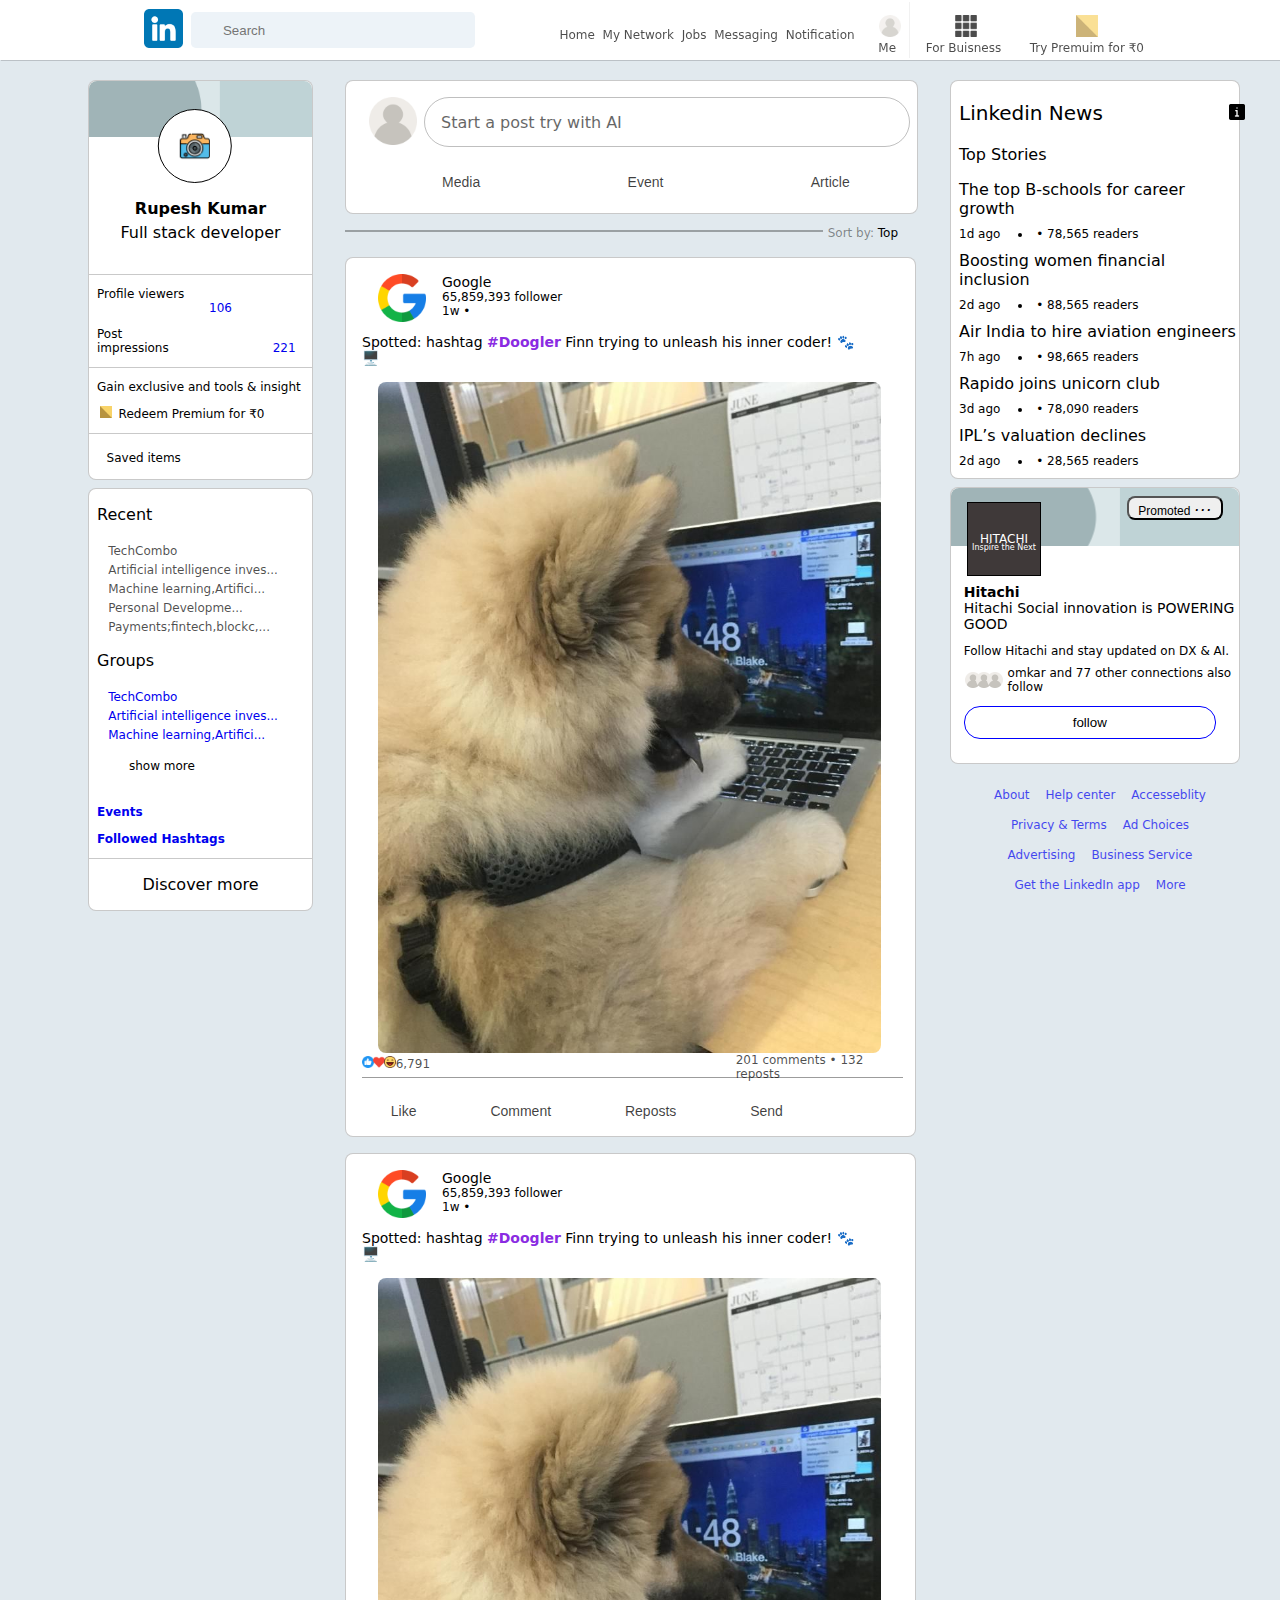
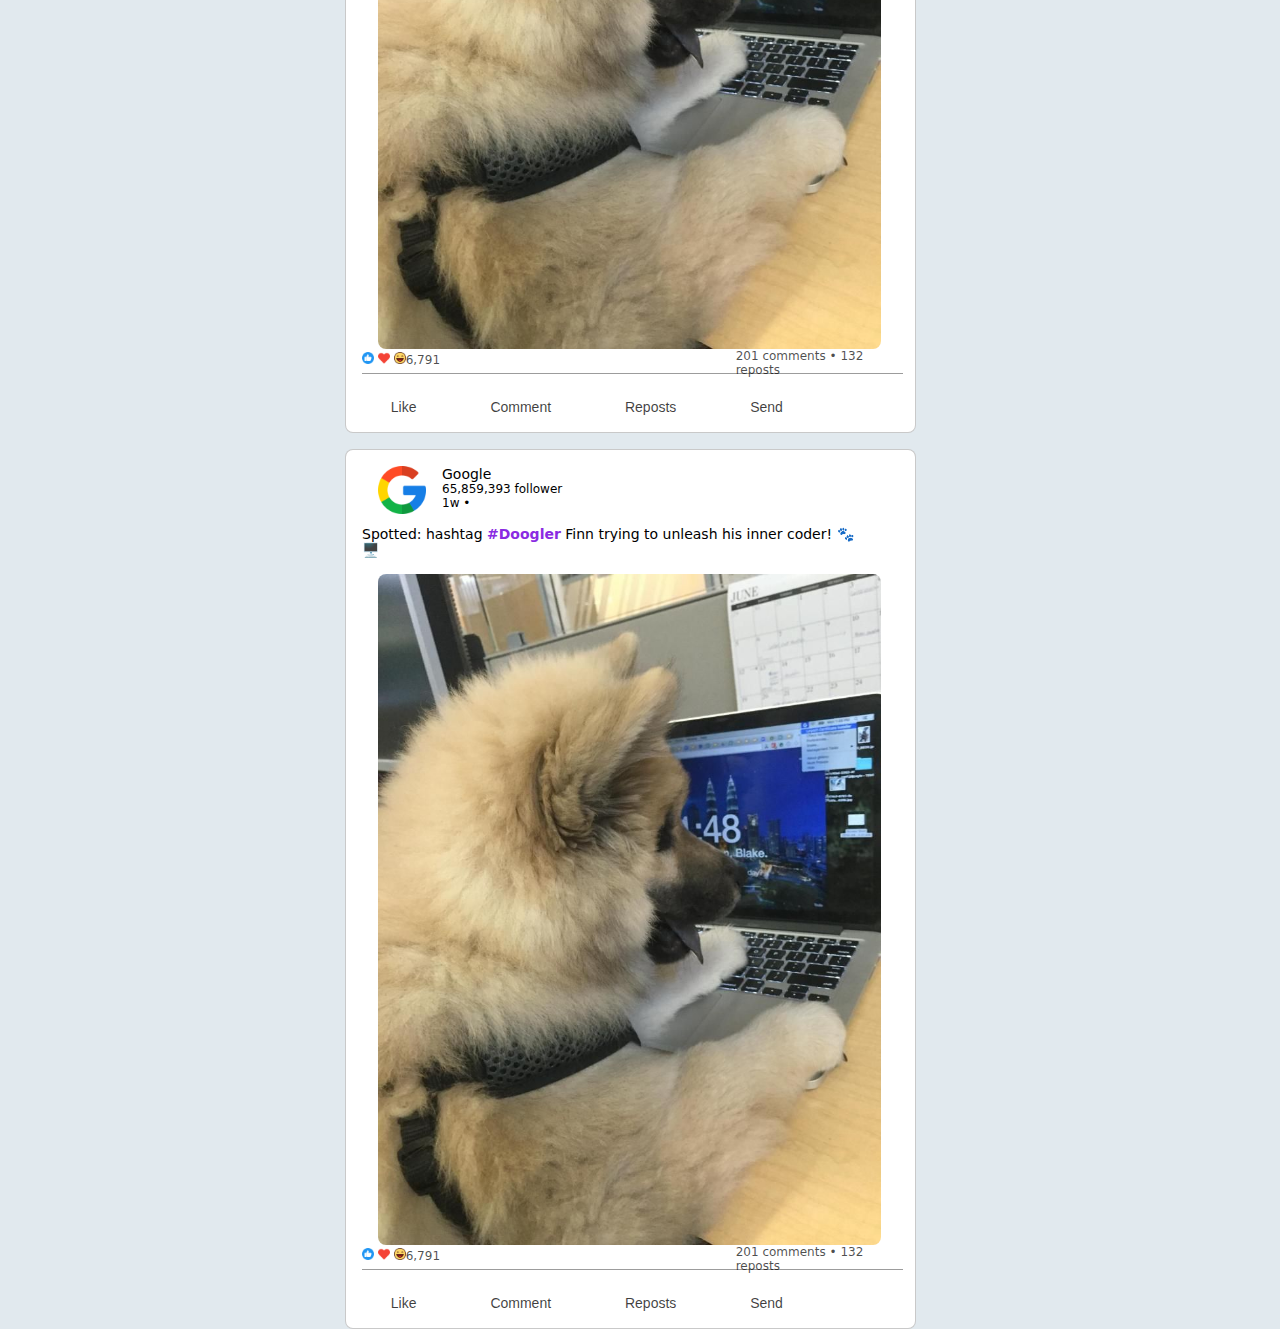
<file: LINKEDIN CLONE/index.html>
<!DOCTYPE html>
<html lang="en">

<head>
    <meta charset="UTF-8">
    <meta name="viewport" content="width=device-width, initial-scale=1.0">
    <link rel="icon" href="./Resources/linkedin.png">
    <title>Linkedin</title>
    <link rel="stylesheet" href="style.css">
    <link rel="stylesheet" href="https://cdnjs.cloudflare.com/ajax/libs/font-awesome/6.6.0/css/all.min.css"
        integrity="sha512-Kc323vGBEqzTmouAECnVceyQqyqdsSiqLQISBL29aUW4U/M7pSPA/gEUZQqv1cwx4OnYxTxve5UMg5GT6L4JJg=="
        crossorigin="anonymous" referrerpolicy="no-referrer" />
</head>

<body>
    <div class="backcontainer">
        <div class="main-container">
            <div class="nav">
                <div class="left-nav">
                    <a href="#"><img src="Resources/linkedin.png" alt="linkedin logo" class="logo-img"></a>
                    <div class="search">
                        <input type="text" placeholder="&nbsp; &nbsp; &nbsp; &nbsp; Search" class="search-box">
                        <i class="fa-sharp fa-solid fa-magnifying-glass search-icon"></i>
                    </div>
                </div>

                <div class="right-nav-bar">
                    <div class="right-nav">
                        <div class="icon-text-container"> <!-- New container -->
                            <a href="#"><i class="fa-solid fa-house-chimney right-nav-icon"></i></a>
                            <a href="#" class="paragraph">Home</a>
                        </div>
                    </div>

                    <div class="right-nav">
                        <div class="icon-text-container"> <!-- New container -->
                            <a href="#"><i class="fa-sharp-duotone fa-solid fa-user-group right-nav-icon"></i></a>
                            <a href="#" class="paragraph">My Network</a>
                        </div>
                    </div>

                    <div class="right-nav">
                        <div class="icon-text-container"> <!-- New container -->
                            <a href="#"><i class="fa-solid fa-briefcase right-nav-icon"></i></i></a>
                            <a href="#" class="paragraph">Jobs</a>
                        </div>
                    </div>

                    <div class="right-nav">
                        <div class="icon-text-container"> <!-- New container -->
                            <a href="#"><i class="fa-sharp fa-solid fa-comment-dots right-nav-icon"></i></a>
                            <a href="#" class="paragraph">Messaging</a>
                        </div>
                    </div>

                    <div class="right-nav">
                        <div class="icon-text-container"> <!-- New container -->
                            <a href="#"><i class="fa-solid fa-bell right-nav-icon"></i></a>
                            <a href="#" class="paragraph">Notification</a>
                        </div>
                    </div>

                    <div class="right-nav user">
                        <div class="icon-text-container"> <!-- New container -->
                            <a href="#"><img src="Resources/usergrey.png" alt="userlogo" class="userlogo"></a>
                            <a href="#" class="paragraph">Me<i class="fa-solid fa-caret-down down"></i></a>
                        </div>
                    </div>
                    <div>
                        <div class="right-nav user line">
                            <div class="icon-text-container">
                                <a href="#"><img src="Resources/grid.png" alt="grid" class="userlogo "></a>
                                <a href="#" class="paragraph">For Buisness<i
                                        class="fa-solid fa-caret-down down"></i></a>
                            </div>
                        </div>
                    </div>
                    <div class="right-nav user premium">
                        <div class="icon-text-container" style="padding-right: 2.5rem;">
                            <a href="#"><img src="Resources/premuim.jpg" alt="grid" class="userlogo"></a>
                            <a href="#" class="paragraph">Try Premuim for ₹0</a>
                        </div>
                    </div>
                </div>
            </div>

            <div class="second-container">
                <div class="left-side-bar">
                    <div class="profile-card">
                        <div class="cover-photo"><img src="Resources/covers.png" alt="coverimg" class="coverimg"></div>
                        <div class="camera-container"><img src="Resources/camera.png" alt="cameralogo"
                                class="cameraicon"></div>
                        <div class="title">
                            <h4 class="name">Rupesh Kumar</h4>
                        </div>
                        <div class="subtitle">
                            <p class="bio">Full stack developer</p>
                        </div>
                        <div class="viewers">
                            <p>Profile viewers <span><a href="#" class="anch">106</a></span></p>
                            <p>Post impressions<span style="padding-left:6.5rem;"><a href="#"
                                        class="anch">221</a></span></p>
                        </div>
                        <div class="gain">
                            <p style="font-weight: 100 ;font-size: 12px;">Gain exclusive and tools & insight</p>
                            <p style="font-size:12px;"><img src="Resources/premuim.jpg" alt="small premium logo"
                                    class="prem">Redeem Premium for ₹0</p>
                        </div>

                        <div class="saved-items">
                            <p style="font-size: 12px;"><i class="fa-solid fa-bookmark"
                                    style="font-size:15px;  padding-right: 0.4rem;padding-left: 0.2rem;"></i>Saved items
                            </p>
                        </div>

                    </div>

                    <div class="third-container">
                        <div class="recent">
                            <p>Recent</p>
                            <ul class="liac">
                                <li><i class="fa-sharp fa-solid fa-user-group"></i>
                                    <a href="#" style="text-decoration: none; font-size: 12px;"
                                        class="lanchor">TechCombo</a>
                                </li>
                                <li><i class="fa-sharp fa-solid fa-user-group"></i>
                                    <a href="#" style="text-decoration: none; font-size: 12px;"
                                        class="lanchor">Artificial intelligence
                                        inves...</a>
                                </li>
                                <li><i class="fa-sharp fa-solid fa-user-group"></i>
                                    <a href="#" style="text-decoration: none; font-size: 12px;" class="lanchor">Machine
                                        learning,Artifici...</a>
                                </li>
                                <li><i class="fa-sharp fa-solid fa-user-group"></i>
                                    <a href="#" style="text-decoration: none; font-size: 12px;" class="lanchor">Personal
                                        Developme...</a>
                                </li>
                                <li><i class="fa-sharp fa-solid fa-user-group"></i>
                                    <a href="#" style="text-decoration: none; font-size: 12px;"
                                        class="lanchor">Payments;fintech,blockc,...</a>
                                </li>
                            </ul>

                        </div>
                        <div class="groups">
                            <p>Groups</p>
                            <ul>
                                <li><i class="fa-sharp fa-solid fa-user-group"></i>
                                    <a href="#" style="text-decoration: none; font-size: 12px;">TechCombo</a>
                                </li>
                                <li><i class="fa-sharp fa-solid fa-user-group"></i>
                                    <a href="#" style="text-decoration: none; font-size: 12px;">Artificial intelligence
                                        inves...</a>
                                </li>
                                <li><i class="fa-sharp fa-solid fa-user-group"></i>
                                    <a href="#" style="text-decoration: none; font-size: 12px;">Machine
                                        learning,Artifici...</a>
                                </li>
                            </ul>
                            <div class="show">
                                <label for="show" style="display: inline-block; font-size: 12px;">show more</label>
                                <i class="fa-sharp-duotone fa-solid fa-angle-down" style="font-size: 14px;"></i>
                            </div>
                        </div>
                        <div class="events">
                            <p class="event"><a href="#">Events <i class="fa-regular fa-plus eventicon"></i></a></p>
                            <p><a href="#">Followed Hashtags</a></p>
                        </div>
                        <div class="discover">
                            <p style="font-weight: 500;">Discover more</p>
                        </div>
                    </div>
                </div>

                <div class="main-content">
                    <div class="upper-content">
                        <div class="prof-input">
                            <img src="Resources/usergrey.png" alt="logo" style="height: 48px; width:48px;">
                            <div class="post-input">
                                <p>Start a post try with AI</p>
                            </div>
                        </div>
                        <div class="media-button">
                            <button> <i class="fa-solid fa-image but-icon" style="color: #378ef9;"></i>Media</button>
                            <button><i class="fa-solid fa-calendar but-icon" style="color: #C37D16;"></i>Event</button>
                            <button><i class="fa-sharp fa-regular fa-newspaper but-icon"
                                    style="color: #E06848"></i>Article</button>
                        </div>
                    </div>
                    <div class="sort">
                        <div class="middle-line"></div>
                        <a style="font-size: 12px; color: rgba(0, 0, 0, 0.447);">Sort by: <a style="color: black; font-size: 12px;">Top</a> <i class="fa-solid fa-caret-down down"></i></a>
                    </div>
                    <div class="profile-container">
                        <div class="posts">
                            <div class="profile-logo">
                                <img src="Resources/google.png" alt="googlelogo" style="height:48px; width:48px;">
                            </div>
                            <div class="profile-title">
                                <div style="font-size: 14px; font-weight: 500;">Google</div>
                                <div style="font-size:12px; ">65,859,393 follower</div>
                                <div style="font-size: 12px;">1w &#8226; <i class="fa-duotone fa-solid fa-earth-americas"></i></div>
                            </div>
                            <div class="dotbutton-container"> <button class="dotbutton"><i class="fa-duotone fa-solid fa-ellipsis" style="font-size:16px;"></i></button></div>
                            <div class="post-blog">Spotted: hashtag <a style="font-weight: 600; color: blueviolet;">#Doogler</a> Finn trying to unleash his inner coder! 🐾🖥️</div>
                            <div class="post-photo">
                                <img src="./Resources/gpost.jpeg" alt="post" class="gpost">
                            </div>
                            
                        </div>
                        <div class="react">
                        <ul>
                        <div style="width: 200%; position: relative; right: 2.5rem;"><li><img src="./Resources/like.png" alt="like" cl="reaction">
                            <img src="./Resources/heart.png" alt="heart"class="reaction"> 
                            <img src="./Resources/happy.png" alt="laugh" class="reaction">6,791</li></div>
                        <div style="width:100%;"> <li>201 comments &#8226; 132 reposts</li></div>
                        </div>
                        <div class="like-comment">
                            <button><i class="fa-regular fa-thumbs-up"></i>Like</button>
                            <button><i class="fa-regular fa-comment-dots"></i>Comment</button>
                            <button><i class="fa-sharp fa-solid fa-retweet"></i>Reposts</button>
                            <button><i class="fa-solid fa-paper-plane"></i>Send</button>
                        </div>
                    </div>
                    <div class="profile-container">
                        <div class="posts">
                            <div class="profile-logo">
                                <img src="Resources/google.png" alt="googlelogo" style="height:48px; width:48px;">
                            </div>
                            <div class="profile-title">
                                <div style="font-size: 14px; font-weight: 500;">Google</div>
                                <div style="font-size:12px; ">65,859,393 follower</div>
                                <div style="font-size: 12px;">1w &#8226; <i class="fa-duotone fa-solid fa-earth-americas"></i></div>
                            </div>
                            <div class="dotbutton-container"> <button class="dotbutton"><i class="fa-duotone fa-solid fa-ellipsis" style="font-size:16px;"></i></button></div>
                            <div class="post-blog">Spotted: hashtag <a style="font-weight: 600; color: blueviolet;">#Doogler</a> Finn trying to unleash his inner coder! 🐾🖥️</div>
                            <div class="post-photo">
                                <img src="./Resources/gpost.jpeg" alt="post" class="gpost">
                            </div>
                            
                        </div>
                        <div class="react">
                        <ul>
                        <div style="width: 200%; position: relative; right: 2.5rem;"><li><img src="./Resources/like.png" alt="like">
                            <img src="./Resources/heart.png" alt="like"> 
                            <img src="./Resources/happy.png" alt="like">6,791</li></div>
                        <div style="width:100%;"> <li>201 comments &#8226; 132 reposts</li></div>
                        </div>
                        <div class="like-comment">
                            <button><i class="fa-regular fa-thumbs-up"></i>Like</button>
                            <button><i class="fa-regular fa-comment-dots"></i>Comment</button>
                            <button><i class="fa-sharp fa-solid fa-retweet"></i>Reposts</button>
                            <button><i class="fa-solid fa-paper-plane"></i>Send</button>
                        </div>
                    </div>

                    <div class="profile-container">
                        <div class="posts">
                            <div class="profile-logo">
                                <img src="Resources/google.png" alt="googlelogo" style="height:48px; width:48px;">
                            </div>
                            <div class="profile-title">
                                <div style="font-size: 14px; font-weight: 500;">Google</div>
                                <div style="font-size:12px; ">65,859,393 follower</div>
                                <div style="font-size: 12px;">1w &#8226; <i class="fa-duotone fa-solid fa-earth-americas"></i></div>
                            </div>
                            <div class="dotbutton-container"> <button class="dotbutton"><i class="fa-duotone fa-solid fa-ellipsis" style="font-size:16px;"></i></button></div>
                            <div class="post-blog">Spotted: hashtag <a style="font-weight: 600; color: blueviolet;">#Doogler</a> Finn trying to unleash his inner coder! 🐾🖥️</div>
                            <div class="post-photo">
                                <img src="./Resources/gpost.jpeg" alt="post" class="gpost">
                            </div>
                            
                        </div>
                        <div class="react">
                        <ul>
                        <div style="width: 200%; position: relative; right: 2.5rem;"><li><img src="./Resources/like.png" alt="like">
                            <img src="./Resources/heart.png" alt="like"> 
                            <img src="./Resources/happy.png" alt="like">6,791</li></div>
                        <div style="width:100%;"> <li>201 comments &#8226; 132 reposts</li></div>
                        </div>
                        <div class="like-comment">
                            <button><i class="fa-regular fa-thumbs-up"></i>Like</button>
                            <button><i class="fa-regular fa-comment-dots"></i>Comment</button>
                            <button><i class="fa-sharp fa-solid fa-retweet"></i>Reposts</button>
                            <button><i class="fa-solid fa-paper-plane"></i>Send</button>
                        </div>
                    </div>
                               
                                            
                </div>

                <div class="right-side-bar">
                    <div class="news">
                        <p style="font-size: 20px; font-weight: 500;">Linkedin News <a href="#"><img
                                    src="Resources/info.png" alt="info" class="info"></a></p>
                        <p>Top Stories</p>

                        <div class="news-heading">The top B-schools for career growth
                            <ul>
                                <span href="#" class="readers">1d ago<li style="margin-left:2rem;">
                                        &nbsp;&#8226;&nbsp;78,565 readers</li></span>
                            </ul>
                        </div>
                        <div class="news-heading"> Boosting women financial inclusion
                            <ul>
                                <span href="#" class="readers">2d ago<li style="margin-left:2rem;">
                                        &nbsp;&#8226;&nbsp;88,565 readers</li></span>
                            </ul>
                        </div>
                        <div class="news-heading">Air India to hire aviation engineers
                            <ul>
                                <span href="#" class="readers">7h ago<li style="margin-left:2rem;">
                                        &nbsp;&#8226;&nbsp;98,665 readers</li></span>
                            </ul>
                        </div>
                        <div class="news-heading">Rapido joins unicorn club
                            <ul>
                                <span href="#" class="readers">3d ago<li style="margin-left:2rem;">
                                        &nbsp;&#8226;&nbsp;78,090 readers</li></span>
                            </ul>
                        </div>
                        <div class="news-heading">IPL’s valuation declines
                            <ul>
                                <span href="#" class="readers">2d ago<li style="margin-left:2rem;">
                                        &nbsp;&#8226;&nbsp;28,565 readers</li></span>
                            </ul>
                        </div>
                    </div>
                    <div class="promote">

                        <img src="./Resources/covers.png" alt="img" class="promote-cover">
                        <div class="company-name">
                            <h4 style="font-size: 12px;margin-top: 1.5rem; padding: 0; font-weight: 500;"> HITACHI
                            </h4>
                            <h5 style="font-size: 8px; margin-top:-2rem; font-weight: 500;">Inspire the Next</h5>
                        </div>
                        <button class="promoted-button">Promoted <i>&#xb7;&#xb7;&#xb7;</i></button>
                        <div style="font-size: 14px;" class="title-hitachi">Hitachi</div>
                        <div style="font-size: 14px; font-weight: 400;" class="title-hitachi">Hitachi Social
                            innovation
                            is POWERING GOOD
                            <p style="font-size: 12px;">Follow Hitachi and stay updated on DX & AI.</p>
                        </div>
                        <div class="promot-linear-profile title-hitachi" style="position: relative; top:-5rem;"><img
                                src="./Resources/usergrey.png" alt="user" class="linear-profile"
                                style="margin-left: 1px;">
                            <img src="./Resources/usergrey.png" alt="user" class="linear-profile">
                            <img src="./Resources/usergrey.png" alt="user" class="linear-profile">
                            <p id="other-connection"><a style="font-weight: 500;">omkar </a>and 77 other connections
                                also&nbsp;&nbsp;&nbsp; follow</p>
                        </div>
                        <div class="follow-button title-hitachi">
                            <button class="follow" style="position: relative; top:-1rem;">follow</button>
                        </div>
                    </div>
                    <div class="right-sidebar-footer">
                        <a href="#">About</a>
                        <a href="#">Help center</a>
                        <a href="#">Accesseblity</a>
                        <a href="#">Privacy & Terms </a>
                        <a href="#">Ad Choices</a>
                        <a href="#">Advertising</a>
                        <a href="#">Business Service</a>
                        <a href="#">Get the LinkedIn app</a>
                        <a href="#">More</a>
                    </div>
                </div> <!--ToDo-->
            </div>

        </div>
    </div>
    </div>


</body>

</html>
</file>
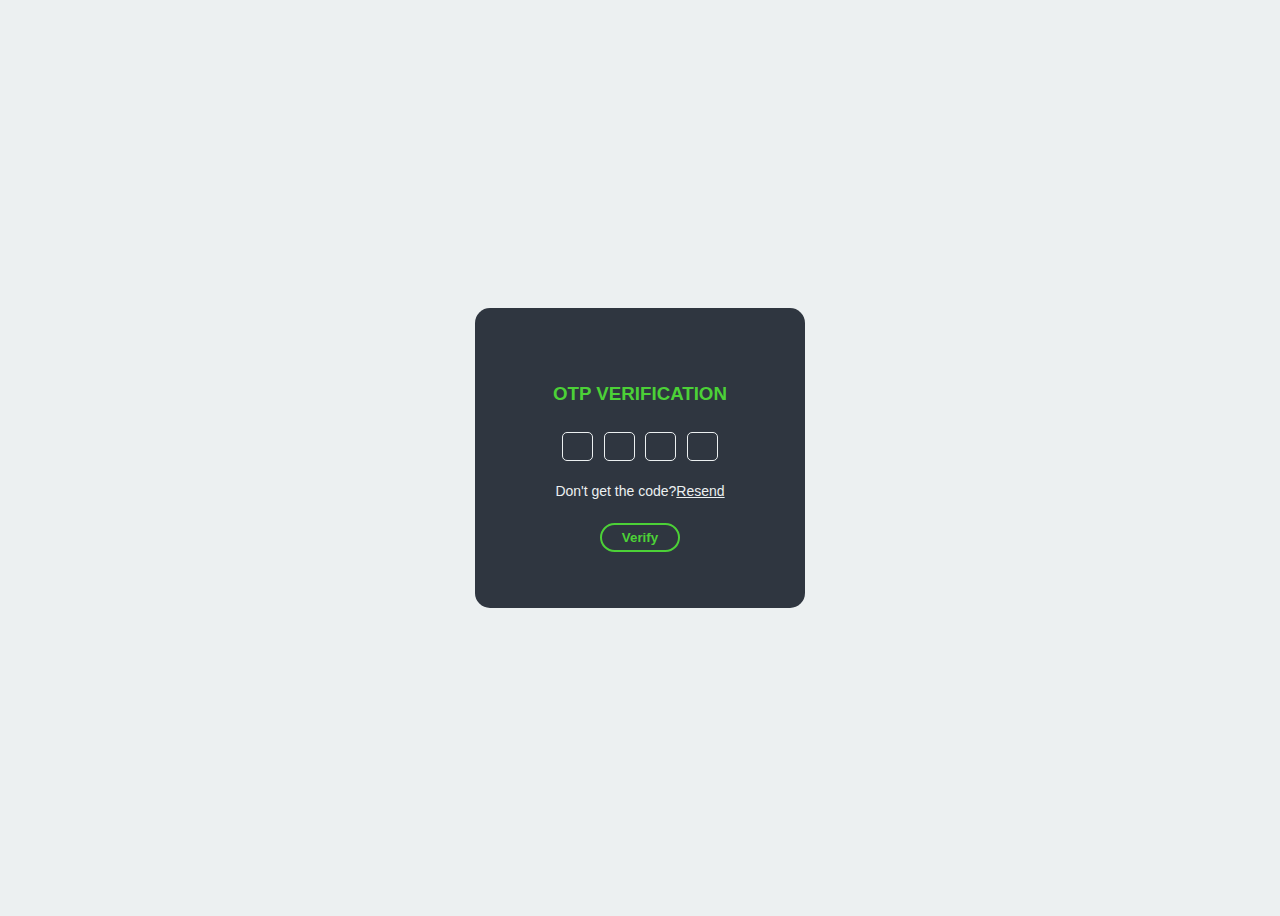
<file: otp page/index.html>
<!DOCTYPE html>
<html lang="en">
  <head>
    <meta charset="UTF-8" />
    <meta name="viewport" content="width=device-width, initial-scale=1.0" />
    <title>Document</title>
    <link rel="stylesheet" href="style.css">
  </head>
  <body>
    <div class="container">
      <h3>OTP VERIFICATION</h3>
      <div class="inp">
        <input type="text" maxlength="1" />
        <input type="text" maxlength="1" />
        <input type="text" maxlength="1" />
        <input type="text" maxlength="1" />
      </div>
      <p>Don't get the code?<a href="/">Resend</a></p>
      <button>Verify</button>
    </div>
    <script src="script.js"></script>
  </body>
</html>
</file>
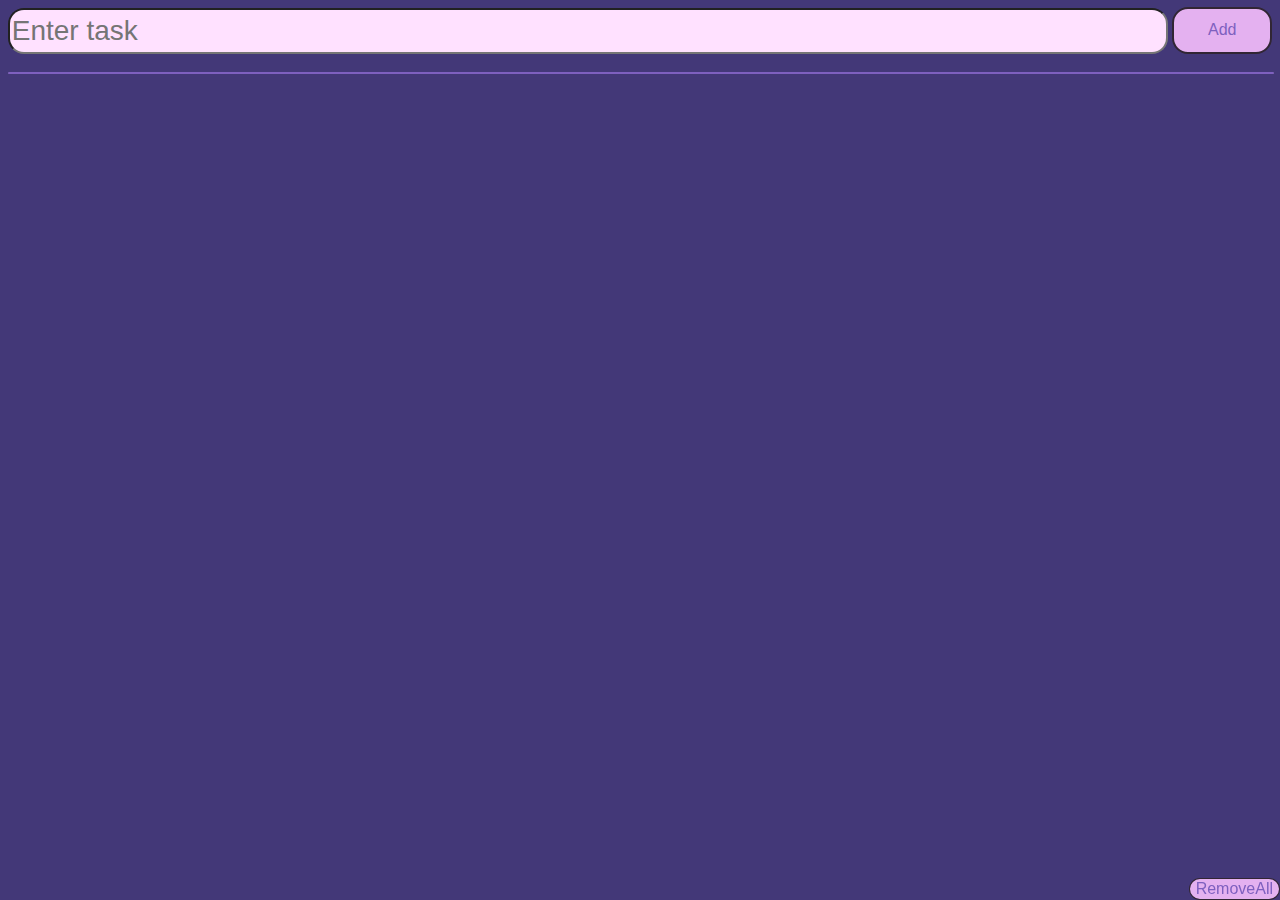
<file: Todo App/index.html>
<!DOCTYPE html>
<html lang="en">

<head>
    <meta charset="UTF-8" />
    <meta name="viewport" content="width=device-width, initial-scale=1.0" />
    <title>Todo</title>
    <link rel="stylesheet" href="style.css" />
    <link rel="icon" href="assets/to-do-list.png" />
</head>

<body>
    <div class="container">
        <div class="addTask">
            <input type="text" placeholder="Enter task" class="inp"/>
            <button class="add">Add</button>
        </div>
        <div>
            
        <div class="update"></div>
    </div>
    <button class="removeAll">RemoveAll</button>
    <script src="app.js"></script>
</body>

</html>
</file>
<file: LINKEDIN CLONE/style.css>
body{
    font-family: apple-system,
    system-ui,
    BlinkMacSystemFont,
    Segoe UI,Roboto,
    Helvetica Neue,Fira Sans,
    Ubuntu,Oxygen,Oxygen Sans,Cantarell,Droid Sans,
    Apple Color Emoji,Segoe UI Emoji,Segoe UI Emoji,
    Segoe UI Symbol,Lucida Grande,Helvetica,Arial,sans-serif;
    background-color:#e1e9ee ;
}

.main-container{
   margin: 5rem 5rem;
   display: flex;
   justify-content: space-evenly;

 
}
.nav{
    display: flex;
    flex-wrap: wrap;
    align-items: center;
    justify-content: space-evenly;
    height: 60px;
    width: 100%;
    position: fixed;
    top: 0;
    background-color: white;
    z-index: 1;
    box-shadow: 1px 0px 1px black;
    
}

.left-nav{
    display: flex;
    align-items: center;
    position: relative;
    left: 3.5rem;
}
.logo-img{
    height: 39px;
    width: 39px;
}


.search{
    position: relative;
    display:flex ;
    align-items: center;
}
.search-box{
    position: absolute;
    height: 34px;
    width: 280px;
    background-color: #EDF3F8;
    border-radius:0.3rem ;
    border: none;
    transition: width 0.2s ease-in;
    margin-left:0.5rem ;
    

}
.search-box:focus{
    width: 330px;
    border:1px solid black;


}
.search-icon{
     position: absolute;
     left: 1rem;
    opacity: 0.7;

    
}

.search-box:focus + .search-icon {
    opacity: 1;
}
.search-icon:hover{
    opacity: 1;
}

.right-nav {
    display: flex;
    flex-direction: row;
    align-items: center;
    justify-content: center;
}

.list {
    display: flex;
    align-items: center;
    justify-content: center;
}

.icon-text-container {
    display: flex;
    flex-direction: column; /* Stack the icon and text vertically */
    align-items: center; /* Center the items horizontally */
    justify-content: flex-end; /* Align the text at the bottom */
    margin-top: 0.8rem;

}

.paragraph {
    text-decoration: none;
    color: black;
    font-size: 12px;
    font-weight: 100;
    margin-top: auto; /* Pushes the paragraph to the bottom */
    padding-bottom: 3px; /* Fine-tune alignment */
    opacity: 0.7;
}

.right-nav-icon {
    font-size: 1.3rem;
    color: black;
    opacity: 0.7;
}
.userlogo{
    height: 22px;
    width: 22px;
    opacity: 0.7;
}

.user{
    padding-left:1rem ;
}

.down{
    padding-left:0.3rem ;
    align-self: center;
    opacity: 0.7;
}
.right-nav-bar {
    flex-wrap: wrap;
    display: flex;
    align-items: center;
    justify-content: space-evenly; /* Or space-around if you want space on both sides */
    width: 50%;
    padding-left:21rem;
    
    
}

.line{
    border-left:0.5px solid  rgba(0, 0, 0, 0.053);
}

.paragraph:hover,.right-nav-icon:hover{
    opacity: 1;
}
.userlogo:hover{
    opacity: 1;
}



.right-side-bar{
    height: 100vh;
    width: 300px;
}
.main-content{
    height: 100vh;
    flex: 1;
    /* background-color:white; */
}
.left-side-bar{
   width: 225px;
   margin-right: 2rem;
   
}

.second-container{
    display: flex;
    /* justify-content: space-between; */

    /* background-color: aqua; */
}

.coverimg{
    width: 100%;
    height: 56px;
    border-top-left-radius: 0.5rem;
    border-top-right-radius: 0.5rem;
}
.camera-container{
    display: flex;
    background-color:white;
    height:72px;
    width: 72px;
    border: 1px solid black;
    justify-content: center;
    align-items: center;
    border-radius: 50%;
    translate: 4.3rem -2rem;
}
.cameraicon{
    width: 30px;
    height: 30px;
    width: fit-content;
}
.title{
    display: flex;
    align-items: center;
    justify-content: center;
}
.name{
    margin-top: -1rem;
}
.subtitle{
    display: flex;
    align-items: center;
    justify-content: center;
    border-bottom: 0.5px solid rgba(0, 0, 0, 0.212);
    padding-bottom: 1rem;

}
.bio{
    margin-top: -1rem;
}

.viewers{
    padding-left:0.5rem ;
   border-bottom: 0.5px solid rgba(0, 0, 0, 0.212);


   
}
.anch{
    text-decoration: none;
}
span{
    padding-left: 7rem;
    
}
.viewers p{
    cursor: pointer;
    font-size: 12px;
    font-size: 12px;
    
}
.viewers p:hover{
    background-color: #ebf0f3 ;
}
.prem{
    height: 12px;
    width: 12px;
    padding-right: 0.4rem;
    padding-left: 0.2rem;

}
.gain{
    padding-left:0.5rem ;
    cursor: pointer;
    border-bottom: 0.5px solid rgba(0, 0, 0, 0.212);
    
}
.gain:hover{
   background-color:#ebf0f3 ;

}
.saved-items{
    padding-left:0.5rem ;
    cursor: pointer;
    padding-top: 0.1rem;
    padding-bottom: 0.1rem;
    
}
.saved-items:hover{
    background-color: #ebf0f3 ;
}

.recent{
    padding-left:0.5rem ;
}
li i{
    font-size: 12px;
    padding-right: 0.2rem;
    cursor: pointer;
}
.recent ul li {
    list-style-type:none;
    display: inline-block;
    position: relative;
    right: 2rem;
    width: 100%;
    color:rgba(0, 0,0, 0.7)
}
.groups ul li {
    list-style-type:none;
    display: inline-block;
    position: relative;
    right: 2rem;
    width: 100%;
    color:rgba(0, 0,0, 0.7)
}
.lanchor{
   color: rgba(0, 0, 0, 0.7);
   font-weight: 500;
}
.lanchor:hover{
    background-color:  #ebf0f3 ;
    color:rgba(0, 0,0, 1)
}
li:hover{
   background-color:  #ebf0f3 ;
   color:rgba(0, 0,0, 1)
}

label{
    display: flex;
}

.groups{
    padding-left:0.5rem ;
}

.show{
    display: flex;
    align-items: center;
    position: relative;
    bottom: 0.5rem;
    padding:0.5rem 0;
    padding-left: 2rem;
}
.show:hover{
    background-color:  #ebf0f3 ;
}
.profile-card{
    border: 0.1px solid rgba(0, 0, 0, 0.212);
    border-radius: 0.5rem;
    background-color: white;
}
.events{
    padding-left:0.5rem ;
    font-size: 12px;
    border-bottom: 0.5px solid rgba(0, 0, 0, 0.212);
    

}
.events a{
    text-decoration: none;
}
.events p{
    font-weight: 600;
}
.events a:hover{
    text-decoration: underline;
}

.eventicon{
    font-size: 16px;
    margin-left: 9.5rem;
    color: black;
    

}
.eventicon:hover{
    font-size: 18px;

}
.discover{
    display: flex;
    justify-content: center;
    align-items: center;
    cursor: pointer;
}
.discover:hover{
    background-color:  #ebf0f3 ;
    border-radius: 0.5rem;
}
.third-container{
    margin-top: 0.5rem;
    border: 0.1px solid rgba(0, 0, 0, 0.212);
    border-radius: 0.5rem;
    background-color: white;
}
.info{
    position: relative;
    left: 7.5rem;
    height:16px; 
    width:fit-content;
    
}
.right-side-bar{
    margin-left: 2rem;
    
}

.news{
    border: 0.1px solid rgba(0, 0, 0, 0.212);
    border-radius: 1px;
    padding-left:0.5rem ;
    width: 280px;
    border-radius: 0.5rem;
    background-color: white;
}
.readers{
    display: flex;
     position:relative;
     right:9.5rem;
    /* flex-wrap: wrap; */
    width: 100vh;
    font-size: 12px;
    white-space: nowrap;
    line-height:1px;
}

.promote-cover{
    height: 58px;
    width:103%;
    position: relative;
    right: 0.5rem;
    border-top-left-radius: 0.5rem;
    border-top-right-radius: 0.5rem;
}
.company-name{
    display: flex;
    border: 1px solid black;
    height: 72px;
    width: 72px;
    justify-content: center;
    align-items: center;
    flex-wrap: wrap;
    color: white;
    background-color: #3f3939;
    position: relative;
    top:-3rem;
    left:0.5rem;
    cursor:pointer;
}
.promoted-button{
    height:1.5rem;
    width: 6rem;
    font-size: 12px;
    border-radius: 0.5rem;
    position: relative;
    left: 10.5rem;
    top: -8rem;
    cursor: pointer;
    

}
button i{
    font-size: 18px;
}
.linear-profile{
    height: 16px;
    width: fit-content;
    position: relative; /* Use relative or absolute positioning */
    margin-left: -5px;

    
}
.promote{
    height: 275px;
    border: 0.1px solid rgba(0, 0, 0, 0.212);
    border-radius: 1px;
    padding-left:0.5rem ;
    width: 280px;
    border-radius: 0.5rem;
    background-color: white;
    margin-top: 0.5rem;

}
.promot-linear-profile{
   
    display: flex;
    align-items: center;
    position: relative;
}
#other-connection{
    font-size:12px; 
    position: relative;
    left: 0.3rem ;
    font-weight: 400;
}
.follow{
    width: 90%;
    height:33px;
    border: 1px solid blue;
    border-radius: 1rem;
    margin: 0;
    background-color: white;

    
    
}
.follow:hover{
    border: 2px solid blue;
    background-color: white;
    background-color: #EDF3F8;
    cursor: pointer;

}
.title-hitachi{
    font-size: 14px;
    position: relative;
    top: -4rem;
    left: 0.3rem;
    font-weight: 600;
}
.news-heading:hover{
    background-color: #EDF3F8;
    cursor: pointer;
}
.right-sidebar-footer{
    display: flex;
    align-items: center;
    justify-content: center;
    flex-wrap: wrap;
    padding: 1rem;
}
 

.right-sidebar-footer a{
    text-decoration:none;
    padding:0.5rem;
    font-size: 12px;
    opacity: 0.7

}
.right-sidebar-footer a:hover{
    text-decoration:underline;
    opacity:1;

}
.post-input{
     padding-left: 1rem;
    display: flex;
    align-items: center;
    justify-content:start;
    height: 48px;
    width:468px;
    border-radius: 2rem;
    border: 1px solid rgba(0, 0, 0, 0.417);
    /* background-color:#f7f8f9; */
    opacity: 0.6;
    font-weight: 500;
}
.post-input:hover{
    opacity: 1;
    background-color: #e1e9ee42;
    cursor: pointer;
}
.prof-input{
    display: flex;
    justify-content:space-evenly;
}
.upper-content{
    width: 555px;
    height: 116px;
    padding-left: 1rem;
    border:0.1px solid rgba(0, 0, 0, 0.212);
    padding-top: 1rem;
    border-radius:0.5rem ;
    /* background-color: white; */
    background-color: white;

}
.media-button{
    display: flex;
    align-items: center;
    justify-content: space-around;

    
}
.media-button button{
    font-size: 14px;
    color:#000000Bf;
    border: none;
    background-color:transparent;
    padding: 1rem;
    font-weight:500;
    border-radius: 0.5rem;
    margin-top: 0.5rem;
    cursor: pointer;

    
}
.media-button button:hover{
    background-color: #e1e9ee42;
    
    
}
.but-icon{
    padding-right: 0.8rem;
    width: 20px;
    height: 16px;

}
.sort{
    margin-top: 0.5rem;
 
}
.middle-line{
    width: 83%;
    border: 0.1px solid rgba(0, 0, 0, 0.314);
    display: inline-block;
    margin-bottom: 0.3rem;
    /* margin-top: 0.3; */
}
.profile-container{
    height:  878px;
    width: 569px;
    border: 0.1px solid rgba(0, 0, 0, 0.212);
    display: flex;
    justify-content: space-between;
    border-radius: 0.5rem;
    flex-wrap: wrap;
    background-color: white;
    margin-top: 1rem;
    
}
.posts{
    display: flex;
    justify-content: start;
    margin-top: 1rem;
    flex-wrap: wrap;
    width: fit-content;
    margin:1rem 2rem;
    height: fit-content;
    width: fit-content;
    
    
}
.dotbutton{
    border: none;
    background-color:transparent;
    /* justify-self: end; */
      opacity: 0.7;
      cursor: pointer;
      font-size: 20px;
    
    
    
}
.dotbutton-container{
    height: fit-content;
    border-radius: 50%;
    padding: 0.4rem;
    transition: 10ms 0s ease-in;
    position: relative;
    right: -20rem;
    bottom: 0.5rem;
      
}
.dotbutton-container:hover{
    background-color: #e1e9ee42;
    cursor: pointer;
}
.profile-title{
    padding-left: 1rem;
    padding-bottom: 1rem;
}
.gpost{
    height:671px ;
    width:503px ;
    border-radius: 0.5rem;
    justify-self: center;
}
.post-photo{
    display: flex;
    justify-content: space-evenly;
}
.post-blog{
    font-size:14px; 
    padding-bottom: 1rem ;
    position: relative; 
    right: 1rem;
}
.react{
    height: 40px;
    width: 95%;
    position: relative;
    bottom: 2rem;
    left: 1rem;
    border-bottom: 0.5px solid rgba(0, 0, 0, 0.39);
    

}
.reaction {
    height: 16px;
    width: fit-content;
    position: relative; /* Use relative or absolute positioning */
    margin-left: -5px;

}

.react ul li{
    font-size: 12px;
    list-style-type:none;
    display: inline-block;
    width: 100%;
    color:rgba(0, 0,0, 0.7);
}
.react ul li img{
   
    height: 12px;
    width: 12px;
}
.react ul{
    display: flex; 
}
.like-comment button{
    font-size: 14px;
    color:#000000Bf;
    border: none;
    background-color: transparent;
    padding: 0.8rem 2rem;
    font-weight:500;
    border-radius: 0.5rem;
    cursor: pointer;

}
.like-comment button:hover{
    background-color: #e1e9ee42;
    color: black;
    font-size: 16px;

}
.like-comment button i{
    padding-right: 0.3rem;
    font-size: 1.2rem;
}

.like-comment{
 position: relative;
 bottom: 1.5rem;
 left: 0.5rem;

}
</file>
<file: otp page/style.css>
body{
    height: 100vh;
    display: flex;
    align-items: center;
    justify-content: center;
    background-color: #ecf0f1;
    font-family:Arial, Helvetica, sans-serif;

}
.container{
    height: 220px;
    width: 250px;
    color: #4cd137;
    display: flex;
    flex-direction: column;
    justify-content: center;
    align-items: center;
    text-align: center;
    padding: 40px;
    border-radius: 15px;
    background-color: #2f3640;



    
}

input{
    width: 25px;
    height: 25px;
    margin: 8px 3px;
    font-size: 18px;
    outline: none;
    border:1px solid #ecf0f1;
    border-radius: 5px;
    text-align: center;
    color: e4cd137;
    background: transparent;
    color: white;
}
p,a{
    color: #ecf0f1;
    font-size: 14px;
}
button{
    width: 80px;
    font-weight: 800;
    border-radius: 20px;
    border: 2px solid #4cd137;
    color: #4cd137;
    padding: 5px;
    cursor: pointer;
    background: transparent;
    margin-top: 10px;
    
    
}
button:hover{
    transition: 0.4s ease-in;
    background-color:#4cd137 ;
    color:#2f3640 ;
}
button:active{
    width: 86px;
    font-size: 16px;
}
</file>
<file: Todo App/style.css>
body{
    background-color: #433878;
    display: flex;
    justify-content: center;
    margin: 0;
    padding: 0;
   font-family: Arial, Helvetica, sans-serif;
}

.addTask{
    line-height: 3rem;
}
.update{
  font-size: 40px;
  border: 1px solid;
  width: 100%;
  background-color: #FFE1FF;
  color: #7E60BF;
  /* display: flex; */
  align-items: center;
  border-radius: 1rem;
  margin-top: 0.8rem;



}
.add{
    height: 47px;
    width: 100px;
    background-color: #E4B1F0;
    border: 2px solid rgba(0, 0, 0, 0.784);
    position: relative;
    bottom: 0.3rem;
    border-radius: 1rem;
    cursor: pointer;
    color:#7E60BF;
    font-size: 16px;
    
}
.add:hover{
    border: 1px solid rgb(0, 0, 0);
    background-color: #dd8eef;
    /* color:#7a49e3;
    font-size: 20px; */
    

}
.add:active{
    color:#7a49e3;
    font-size: 20px;
    border: 2px solid rgb(0, 0, 0);

}
.inp{
  height:40px;
  width:90vw;
  font-size: 28px;
  margin-top: 0.5rem;
  background-color:#FFE1FF;
  border-radius: 1rem;
  color:#7E60BF;
}
.inp:hover{
    font-size: 30px;
}

.checkbox{
   transform: scale(1.5);
   margin: 0 10px 0px 10px;

}

label:hover{
    margin-left:0rem 0rem 0rem 1rem;
    border-bottom:2px solid #7a49e3 ;
    font-size:42px ;
}
.removeAll{
   position: fixed;
   bottom: 0px;
   right: 0;
   background-color: #E4B1F0;
   border: 1px solid rgba(0, 0, 0, 0.784);
   border-radius: 1rem;
   cursor: pointer;
   color:#7E60BF;
   font-size: 16px;
   z-index: 1; 
}
.removeAll:hover{
    background-color:rgba(255, 0, 0, 0.756);
   
}
.removeAll:active{
    border: 1px solid rgb(0, 0, 0);
    color:#7a49e3;
    font-size: 18px;

}
</file>
